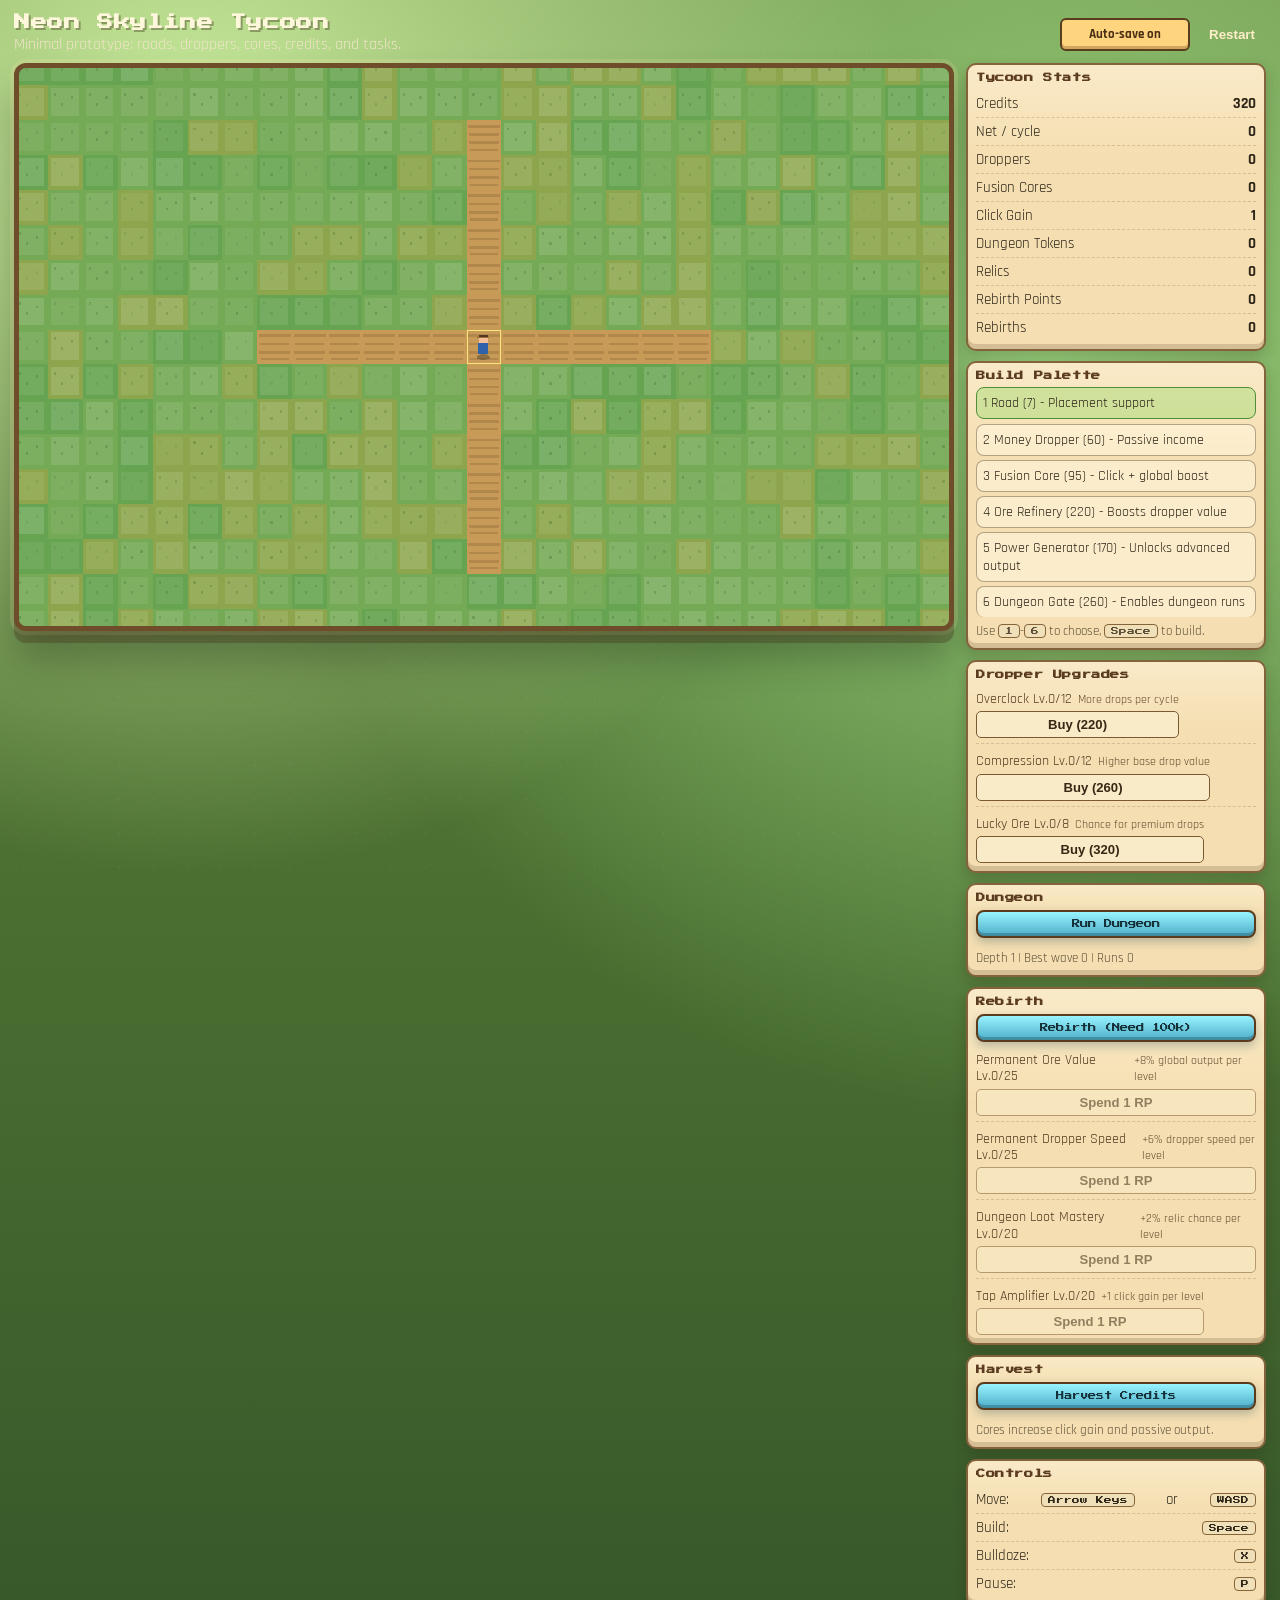
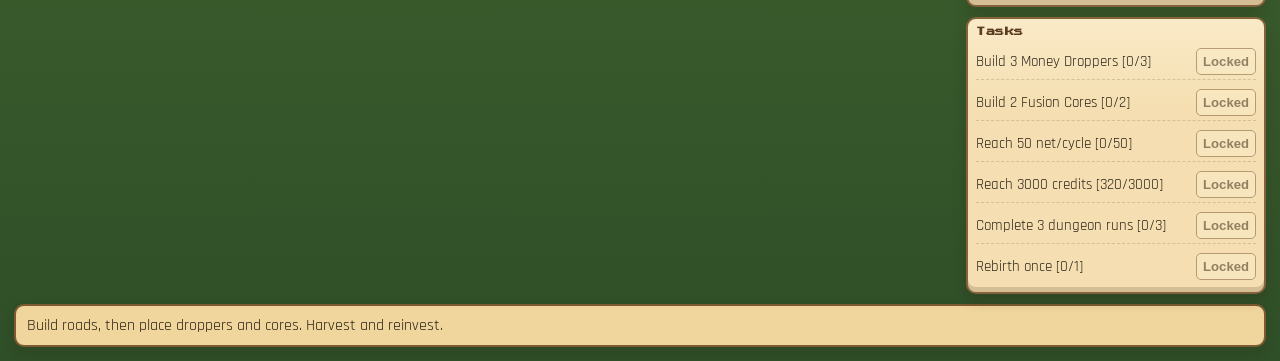
<file: index.html>
<!doctype html>
<html lang="en">
  <head>
    <meta charset="UTF-8" />
    <meta name="viewport" content="width=device-width, initial-scale=1.0" />
    <title>Neon Skyline Tycoon</title>
    <link rel="preconnect" href="https://fonts.googleapis.com" />
    <link rel="preconnect" href="https://fonts.gstatic.com" crossorigin />
    <link
      href="https://fonts.googleapis.com/css2?family=Press+Start+2P&family=Rajdhani:wght@500;700&display=swap"
      rel="stylesheet"
    />
    <link rel="stylesheet" href="styles.css" />
  </head>
  <body>
    <div class="backdrop"></div>
    <main class="layout">
      <header class="topbar">
        <div>
          <h1>Neon Skyline Tycoon</h1>
          <p>Minimal prototype: roads, droppers, cores, credits, and tasks.</p>
        </div>
        <div class="topbar-right">
          <div class="meta save-indicator" id="save-indicator">Not saved yet</div>
          <button class="tab-btn" id="restart-btn" type="button">Restart</button>
        </div>
      </header>

      <section class="game-wrap">
        <canvas id="game" width="1280" height="768" aria-label="game canvas"></canvas>

        <aside class="hud">
          <div class="card compact">
            <h2>Tycoon Stats</h2>
            <ul>
              <li><span>Credits</span><strong id="credits">0</strong></li>
              <li><span>Net / cycle</span><strong id="net-rate">0</strong></li>
              <li><span>Droppers</span><strong id="dropper-count">0</strong></li>
              <li><span>Fusion Cores</span><strong id="core-count">0</strong></li>
              <li><span>Click Gain</span><strong id="tap-value">1</strong></li>
              <li><span>Dungeon Tokens</span><strong id="tokens">0</strong></li>
              <li><span>Relics</span><strong id="relics">0</strong></li>
              <li><span>Rebirth Points</span><strong id="rebirth-points">0</strong></li>
              <li><span>Rebirths</span><strong id="rebirth-count">0</strong></li>
            </ul>
          </div>

          <div class="card compact">
            <h2>Build Palette</h2>
            <ul class="palette" id="palette"></ul>
            <p class="tip">Use <kbd>1</kbd>-<kbd>6</kbd> to choose, <kbd>Space</kbd> to build.</p>
          </div>

          <div class="card compact">
            <h2>Dropper Upgrades</h2>
            <ul class="upgrades" id="dropper-upgrades"></ul>
          </div>

          <div class="card compact">
            <h2>Dungeon</h2>
            <button id="run-dungeon" class="core-button">Run Dungeon</button>
            <p class="tip" id="dungeon-info">Clear waves for tokens and relics.</p>
          </div>

          <div class="card compact">
            <h2>Rebirth</h2>
            <button id="rebirth-btn" class="core-button">Rebirth</button>
            <ul class="upgrades" id="rebirth-upgrades"></ul>
          </div>

          <div class="card compact">
            <h2>Harvest</h2>
            <button id="core-click" class="core-button">Harvest Credits</button>
            <p class="tip">Cores increase click gain and passive output.</p>
          </div>

          <div class="card compact">
            <h2>Controls</h2>
            <ul>
              <li>Move: <kbd>Arrow Keys</kbd> or <kbd>WASD</kbd></li>
              <li>Build: <kbd>Space</kbd></li>
              <li>Bulldoze: <kbd>X</kbd></li>
              <li>Pause: <kbd>P</kbd></li>
            </ul>
          </div>

          <div class="card compact">
            <h2>Tasks</h2>
            <ol id="objectives" class="tasks"></ol>
          </div>
        </aside>
      </section>

      <footer class="status" id="status">Welcome to your floating district.</footer>
    </main>

    <script src="game.js"></script>
  </body>
</html>
</file>
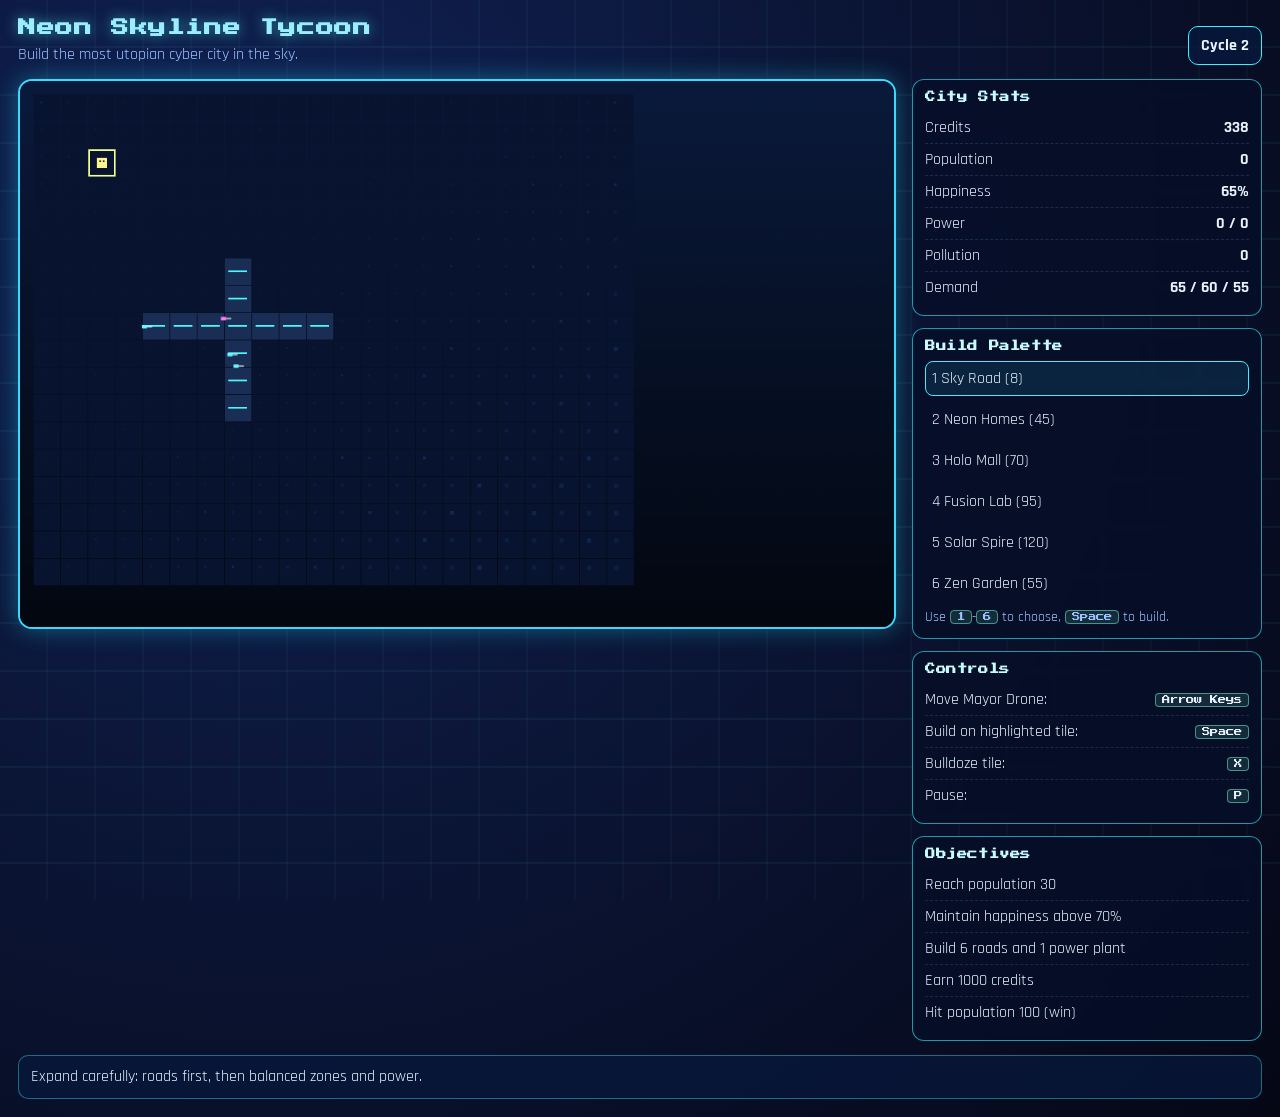
<file: aurify/index.html>
<!doctype html>
<html lang="en">
  <head>
    <meta charset="UTF-8" />
    <meta name="viewport" content="width=device-width, initial-scale=1.0" />
    <title>Neon Skyline Tycoon</title>
    <link rel="preconnect" href="https://fonts.googleapis.com" />
    <link rel="preconnect" href="https://fonts.gstatic.com" crossorigin />
    <link
      href="https://fonts.googleapis.com/css2?family=Press+Start+2P&family=Rajdhani:wght@500;700&display=swap"
      rel="stylesheet"
    />
    <link rel="stylesheet" href="styles.css" />
  </head>
  <body>
    <div class="backdrop"></div>
    <main class="layout">
      <header class="topbar">
        <div>
          <h1>Neon Skyline Tycoon</h1>
          <p>Build the most utopian cyber city in the sky.</p>
        </div>
        <div class="meta" id="clock">Cycle 1</div>
      </header>

      <section class="game-wrap">
        <canvas id="game" width="1024" height="640" aria-label="game canvas"></canvas>

        <aside class="hud">
          <div class="card">
            <h2>City Stats</h2>
            <ul>
              <li><span>Credits</span><strong id="credits">0</strong></li>
              <li><span>Population</span><strong id="population">0</strong></li>
              <li><span>Happiness</span><strong id="happiness">0%</strong></li>
              <li><span>Power</span><strong id="power">0 / 0</strong></li>
              <li><span>Pollution</span><strong id="pollution">0</strong></li>
              <li><span>Demand</span><strong id="demand">0 / 0 / 0</strong></li>
            </ul>
          </div>

          <div class="card">
            <h2>Build Palette</h2>
            <ul class="palette" id="palette"></ul>
            <p class="tip">Use <kbd>1</kbd>-<kbd>6</kbd> to choose, <kbd>Space</kbd> to build.</p>
          </div>

          <div class="card">
            <h2>Controls</h2>
            <ul>
              <li>Move Mayor Drone: <kbd>Arrow Keys</kbd></li>
              <li>Build on highlighted tile: <kbd>Space</kbd></li>
              <li>Bulldoze tile: <kbd>X</kbd></li>
              <li>Pause: <kbd>P</kbd></li>
            </ul>
          </div>

          <div class="card">
            <h2>Objectives</h2>
            <ol id="objectives"></ol>
          </div>
        </aside>
      </section>

      <footer class="status" id="status">Welcome to your floating district.</footer>
    </main>

    <script src="game.js"></script>
  </body>
</html>
</file>
<file: styles.css>
:root {
  --bg0: #2f4f28;
  --bg1: #4a6f31;
  --bg2: #6f8f48;
  --panel: #f5dfb2;
  --panel-dark: #d9b880;
  --panel-border: #84633c;
  --accent: #65b96b;
  --warn: #d69231;
  --danger: #cb4a3e;
  --text: #2d2518;
  --muted: #5b4d37;
}

* {
  box-sizing: border-box;
}

html,
body {
  margin: 0;
  min-height: 100%;
  background:
    radial-gradient(circle at 15% 8%, #ccefa0 0%, rgba(204, 239, 160, 0) 34%),
    radial-gradient(circle at 82% 18%, #96cf7a 0%, rgba(150, 207, 122, 0) 40%),
    linear-gradient(180deg, var(--bg2), var(--bg1) 45%, var(--bg0));
  color: var(--text);
  font-family: "Rajdhani", sans-serif;
}

.backdrop {
  position: fixed;
  inset: 0;
  pointer-events: none;
  background-image:
    radial-gradient(rgba(255, 255, 255, 0.22) 1px, transparent 1px),
    radial-gradient(rgba(255, 255, 255, 0.13) 1px, transparent 1px);
  background-size: 34px 34px, 55px 55px;
  background-position: 0 0, 17px 13px;
  opacity: 0.16;
}

.layout {
  position: relative;
  max-width: 1700px;
  margin: 0 auto;
  padding: 14px;
}

.topbar {
  display: flex;
  align-items: center;
  justify-content: space-between;
  gap: 10px;
  margin-bottom: 8px;
}

.topbar-right {
  display: flex;
  align-items: center;
  gap: 8px;
}

.save-indicator {
  min-width: 130px;
  text-align: center;
  font-size: 0.84rem;
}

.save-indicator.saved {
  background: #dcffbc;
  color: #35511b;
}

.save-indicator.loaded {
  background: #c8f4ff;
  color: #1f4452;
}

h1,
h2 {
  margin: 0;
  font-family: "Press Start 2P", cursive;
  letter-spacing: 0.6px;
}

h1 {
  font-size: 1rem;
  color: #fff7dc;
  text-shadow: 2px 2px 0 rgba(49, 35, 16, 0.35);
}

.topbar p {
  margin: 4px 0 0;
  color: #f0e3c6;
  font-size: 1rem;
}

.meta {
  padding: 6px 10px;
  border: 2px solid #5a3d1d;
  border-radius: 6px;
  background: #ffd47f;
  color: #4a2f14;
  font-weight: 700;
  box-shadow: inset 0 -3px 0 rgba(121, 78, 29, 0.34);
}

.tabs {
  display: flex;
  background: rgba(78, 57, 30, 0.22);
  padding: 3px;
  border-radius: 8px;
}

.tab-btn {
  border: 1px solid transparent;
  background: transparent;
  color: #ffeec9;
  border-radius: 6px;
  padding: 6px 10px;
  font-weight: 700;
  cursor: pointer;
}

.tab-btn.active {
  border-color: #7a5b35;
  background: #f4d899;
  color: #4d331b;
}

.tab-panel {
  display: none;
}

.tab-panel.active {
  display: block;
}

.game-wrap {
  display: grid;
  grid-template-columns: minmax(880px, 1fr) 300px;
  gap: 12px;
  align-items: start;
}

#game {
  width: 100%;
  height: auto;
  max-height: 80vh;
  image-rendering: pixelated;
  border-radius: 12px;
  border: 5px solid #6f4d2a;
  box-shadow:
    0 12px 0 rgba(66, 44, 24, 0.32),
    0 0 0 4px rgba(250, 225, 167, 0.16),
    0 28px 42px rgba(18, 34, 14, 0.33);
  background: #5f8f3f;
}

.hud {
  display: grid;
  gap: 10px;
  align-content: start;
}

.card {
  background:
    linear-gradient(180deg, rgba(255, 247, 225, 0.45), rgba(255, 247, 225, 0) 32%),
    var(--panel);
  border: 2px solid var(--panel-border);
  border-radius: 10px;
  padding: 10px;
  box-shadow:
    inset 0 -5px 0 rgba(84, 58, 31, 0.2),
    0 6px 14px rgba(39, 28, 12, 0.22);
}

.card.compact {
  padding: 8px;
}

.card h2 {
  font-size: 0.58rem;
  margin-bottom: 8px;
  color: #5c3c21;
}

.card ul,
.card ol {
  margin: 0;
  padding: 0;
  list-style: none;
}

.card li {
  display: flex;
  justify-content: space-between;
  align-items: center;
  gap: 8px;
  padding: 4px 0;
  border-bottom: 1px dashed rgba(90, 62, 33, 0.2);
  font-size: 0.95rem;
}

.card li:last-child {
  border-bottom: none;
}

.palette {
  display: grid;
  gap: 4px;
}

.palette li {
  cursor: pointer;
  border: 1px solid rgba(96, 68, 40, 0.45);
  border-radius: 8px;
  padding: 6px;
  transition: 140ms ease;
  background: rgba(255, 245, 220, 0.62);
  font-size: 0.9rem;
}

.palette li.active,
.palette li:hover {
  border-color: #4e8d3b;
  background: rgba(158, 218, 112, 0.45);
  transform: translateY(-1px);
}

.tip {
  margin: 6px 0 0;
  color: var(--muted);
  font-size: 0.84rem;
}

.core-button {
  width: 100%;
  border: 2px solid #5b3a1d;
  border-radius: 8px;
  background: linear-gradient(180deg, #98f3ff, #4caec8);
  color: #17313a;
  font-family: "Press Start 2P", cursive;
  font-size: 0.52rem;
  padding: 8px 7px;
  margin-bottom: 6px;
  cursor: pointer;
  box-shadow: inset 0 -3px 0 rgba(0, 0, 0, 0.2), 0 4px 10px rgba(40, 79, 93, 0.3);
}

.core-button:active {
  transform: translateY(1px);
}

.upgrades,
.tasks {
  display: grid;
  gap: 5px;
}

.upgrade-button,
.task-button {
  border: 1px solid #7b5a33;
  border-radius: 5px;
  background: #f9ebc8;
  color: #372714;
  padding: 5px 6px;
  font-weight: 700;
  cursor: pointer;
  font-size: 0.82rem;
}

.upgrade-row {
  display: flex;
  justify-content: space-between;
  align-items: center;
  gap: 6px;
}

.upgrade-meta {
  font-size: 0.78rem;
  color: #61462a;
}

.upgrades .upgrade-button {
  width: 100%;
}

.upgrades li {
  display: grid;
  gap: 4px;
  border-bottom: 1px dashed rgba(90, 62, 33, 0.2);
  padding-bottom: 5px;
}

.upgrades li:last-child {
  border-bottom: none;
  padding-bottom: 0;
}

.upgrade-label {
  font-size: 0.85rem;
  color: #50361d;
  line-height: 1.2;
}

.howto-card {
  max-width: 860px;
  margin: 0 auto;
}

.howto-list {
  margin: 0;
  padding-left: 18px;
  display: grid;
  gap: 6px;
}

.upgrade-button[disabled],
.task-button[disabled] {
  opacity: 0.52;
  cursor: not-allowed;
}

kbd {
  background: #efe0b9;
  border: 1px solid #876338;
  border-radius: 4px;
  padding: 2px 6px;
  font-family: "Press Start 2P", cursive;
  font-size: 0.48rem;
}

.status {
  margin-top: 10px;
  padding: 9px 11px;
  border-radius: 10px;
  background: #f0d59d;
  border: 2px solid #7d5a31;
  min-height: 36px;
  box-shadow: 0 5px 12px rgba(47, 34, 16, 0.2);
}

@media (max-width: 1180px) {
  .game-wrap {
    grid-template-columns: 1fr;
  }

  .hud {
    grid-template-columns: repeat(2, minmax(200px, 1fr));
  }
}

@media (max-width: 780px) {
  .topbar {
    flex-direction: column;
    align-items: flex-start;
  }

  .topbar-right {
    width: 100%;
    justify-content: space-between;
  }

  .hud {
    grid-template-columns: 1fr;
  }

  h1 {
    font-size: 0.76rem;
  }
}
</file>
<file: aurify/styles.css>
:root {
  --bg0: #050715;
  --bg1: #0b1536;
  --bg2: #102256;
  --panel: rgba(6, 14, 40, 0.86);
  --panel-border: #38f2ff;
  --accent: #5eff9d;
  --warn: #ffd166;
  --danger: #ff6b6b;
  --text: #e8f3ff;
  --muted: #9ec3ff;
}

* {
  box-sizing: border-box;
}

html,
body {
  margin: 0;
  min-height: 100%;
  background: radial-gradient(circle at 20% 20%, var(--bg2), var(--bg1) 45%, var(--bg0));
  color: var(--text);
  font-family: "Rajdhani", sans-serif;
}

.backdrop {
  position: fixed;
  inset: 0;
  pointer-events: none;
  background-image:
    linear-gradient(transparent 96%, rgba(120, 255, 240, 0.15) 96%),
    linear-gradient(90deg, transparent 96%, rgba(120, 255, 240, 0.1) 96%);
  background-size: 48px 48px;
  opacity: 0.35;
}

.layout {
  position: relative;
  max-width: 1500px;
  margin: 0 auto;
  padding: 18px;
}

.topbar {
  display: flex;
  align-items: flex-end;
  justify-content: space-between;
  gap: 16px;
  margin-bottom: 14px;
}

h1,
h2 {
  margin: 0;
  font-family: "Press Start 2P", cursive;
  letter-spacing: 0.6px;
}

h1 {
  font-size: 1.1rem;
  color: #9beeff;
  text-shadow: 0 0 14px rgba(80, 255, 246, 0.55);
}

.topbar p {
  margin: 8px 0 0;
  color: var(--muted);
}

.meta {
  padding: 8px 12px;
  border: 1px solid var(--panel-border);
  border-radius: 10px;
  background: rgba(8, 25, 62, 0.76);
  font-weight: 700;
}

.game-wrap {
  display: grid;
  grid-template-columns: minmax(320px, 1fr) 350px;
  gap: 16px;
  align-items: start;
}

#game {
  width: 100%;
  height: auto;
  border-radius: 14px;
  border: 2px solid #3cd9ff;
  box-shadow: 0 0 25px rgba(32, 236, 255, 0.35);
  background: #01060f;
}

.hud {
  display: grid;
  gap: 12px;
}

.card {
  background: var(--panel);
  border: 1px solid rgba(56, 242, 255, 0.6);
  border-radius: 12px;
  padding: 12px;
  backdrop-filter: blur(2px);
}

.card h2 {
  font-size: 0.64rem;
  margin-bottom: 10px;
  color: #c7fbff;
}

.card ul,
.card ol {
  margin: 0;
  padding: 0;
  list-style: none;
}

.card li {
  display: flex;
  justify-content: space-between;
  align-items: center;
  gap: 12px;
  padding: 5px 0;
  border-bottom: 1px dashed rgba(155, 225, 255, 0.14);
}

.card li:last-child {
  border-bottom: none;
}

.palette {
  display: grid;
  gap: 6px;
}

.palette li {
  cursor: pointer;
  border: 1px solid transparent;
  border-radius: 8px;
  padding: 6px;
  transition: 130ms ease;
}

.palette li.active,
.palette li:hover {
  border-color: #4be9ff;
  background: rgba(52, 214, 255, 0.1);
}

.tip {
  margin: 8px 0 0;
  color: var(--muted);
  font-size: 0.9rem;
}

kbd {
  background: rgba(120, 255, 210, 0.12);
  border: 1px solid rgba(120, 255, 210, 0.5);
  border-radius: 4px;
  padding: 2px 6px;
  font-family: "Press Start 2P", cursive;
  font-size: 0.52rem;
}

.status {
  margin-top: 14px;
  padding: 10px 12px;
  border-radius: 10px;
  background: rgba(8, 25, 62, 0.7);
  border: 1px solid rgba(56, 242, 255, 0.4);
  min-height: 44px;
}

@media (max-width: 1180px) {
  .game-wrap {
    grid-template-columns: 1fr;
  }

  .hud {
    grid-template-columns: repeat(2, minmax(200px, 1fr));
  }
}

@media (max-width: 780px) {
  .hud {
    grid-template-columns: 1fr;
  }

  h1 {
    font-size: 0.86rem;
  }
}
</file>
